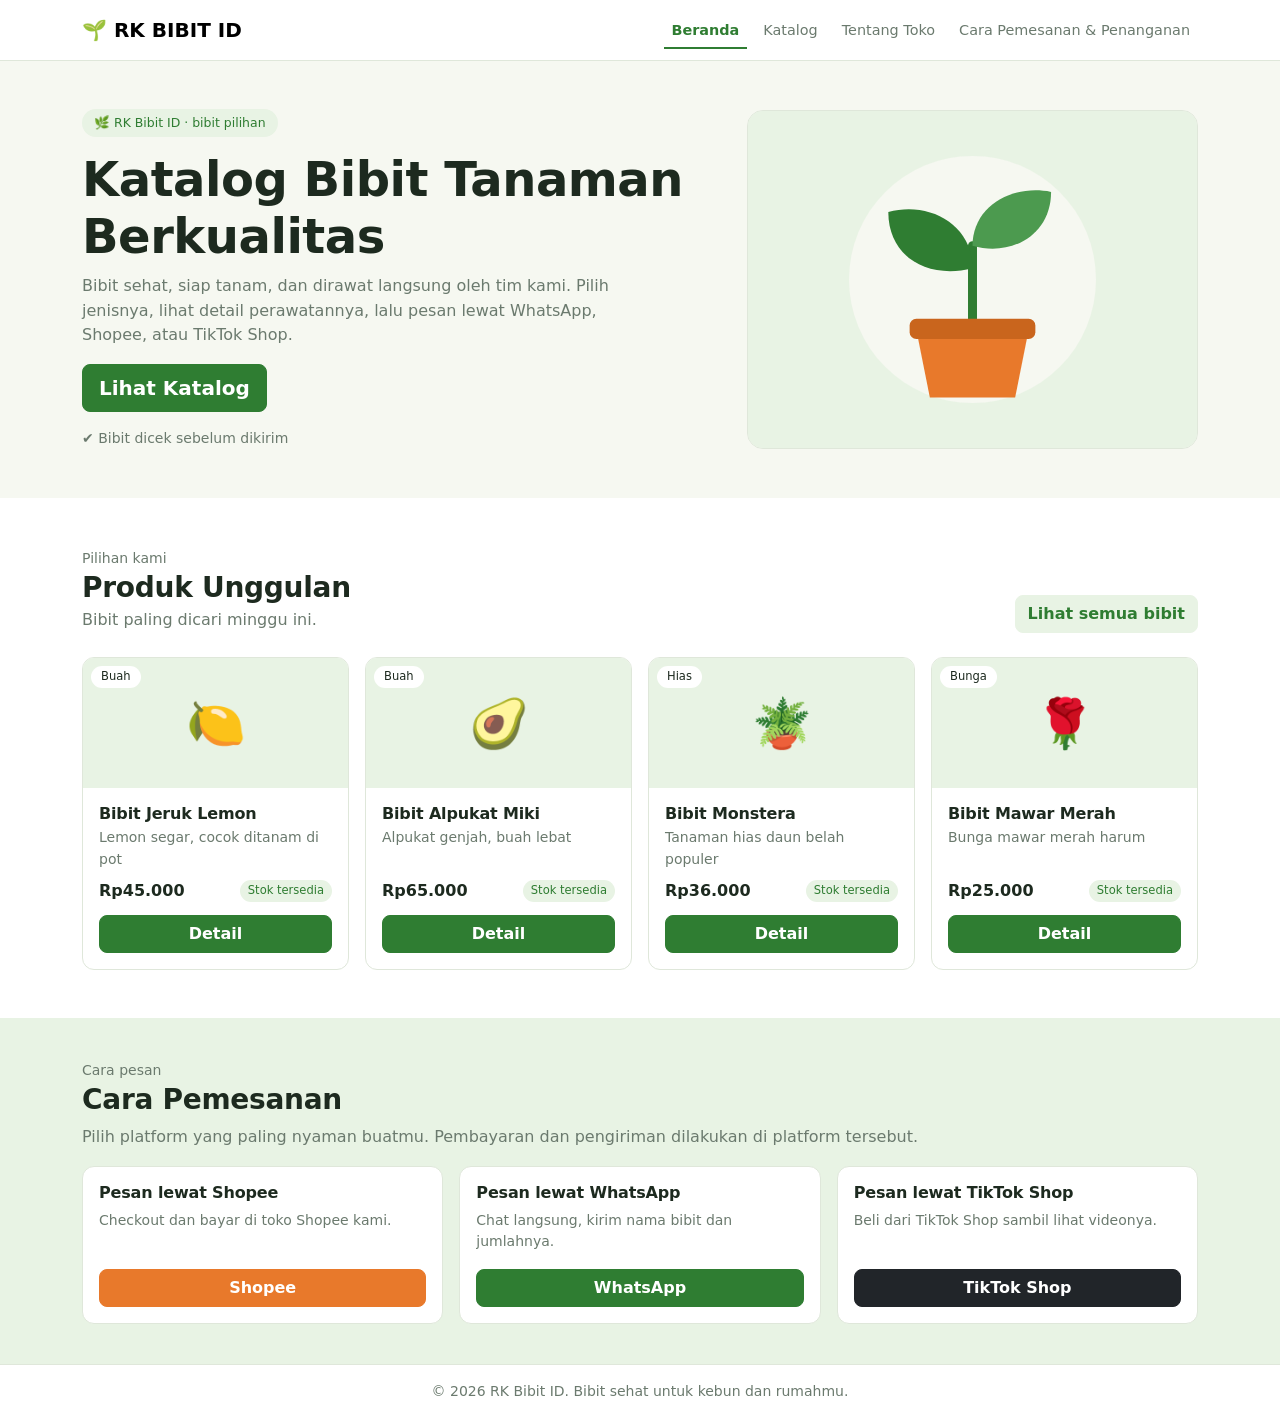
<file: public/index.html>
<!DOCTYPE html>
<html lang="id">
<head>
    <meta charset="UTF-8">
    <meta name="viewport" content="width=device-width, initial-scale=1">
    <title>Beranda — RK Bibit ID</title>
    <meta name="description" content="RK Bibit ID: katalog bibit buah, hias, bunga, dan sayur. Lihat harga dan stok, pesan lewat WhatsApp, Shopee, atau TikTok Shop.">
    <link rel="icon" href="data:image/svg+xml,%3Csvg xmlns=%27http://www.w3.org/2000/svg%27 viewBox=%270 0 100 100%27%3E%3Ctext y=%27.9em%27 font-size=%2790%27%3E🌱%3C/text%3E%3C/svg%3E">
    <link rel="stylesheet" href="assets/vendor/bootstrap/css/bootstrap.min.css">
    <link rel="stylesheet" href="assets/style.css">
    <script src="assets/vendor/bootstrap/js/bootstrap.bundle.min.js" defer></script>
    <script src="assets/js/api.js" defer></script>
    <script src="assets/js/katalog.js" defer></script>
</head>
<body>
    <script src="assets/js/layout.js" data-part="nav"></script>
    
    <section class="hero">
        <div class="container py-5">
            <div class="row align-items-center g-4">
                <div class="col-lg-7">
                    <span class="pill">🌿 RK Bibit ID · bibit pilihan</span>
                    <h1 class="display-5 fw-bold">Katalog Bibit Tanaman Berkualitas</h1>
                    <p class="text-secondary">Bibit sehat, siap tanam, dan dirawat langsung oleh tim kami. Pilih jenisnya, lihat detail perawatannya, lalu pesan lewat WhatsApp, Shopee, atau TikTok Shop.</p>
                    <a class="btn btn-primary btn-lg" href="katalog.html">Lihat Katalog</a>
                    <p class="small text-secondary mt-3 mb-0">✔ Bibit dicek sebelum dikirim</p>
                </div>
                <div class="col-lg-5">
                    <img class="img-fluid rounded-4 border" src="assets/img/hero-bibit.svg" alt="Bibit tanaman di pot">
                </div>
            </div>
        </div>
    </section>
    
    <section class="container py-5">
        <div class="d-flex justify-content-between align-items-end flex-wrap gap-2 mb-4">
            <div>
                <small>Pilihan kami</small>
                <h2 class="h3 fw-bold mb-1">Produk Unggulan</h2>
                <p class="text-secondary mb-0">Bibit paling dicari minggu ini.</p>
            </div>
            <a class="btn btn-soft" href="katalog.html">Lihat semua bibit</a>
        </div>
        <div class="row row-cols-1 row-cols-sm-2 row-cols-lg-4 g-3" id="daftar-produk" data-limit="4">
            <div class="col-12 text-center text-secondary py-5">Memuat bibit…</div>
        </div>
    </section>
    
    <section class="cara" id="cara">
        <div class="container">
            <small>Cara pesan</small>
            <h2 class="h3 fw-bold">Cara Pemesanan</h2>
            <p class="text-secondary">Pilih platform yang paling nyaman buatmu. Pembayaran dan pengiriman dilakukan di platform tersebut.</p>
            <div class="row row-cols-1 row-cols-md-3 g-3">
                <div class="col">
                    <div class="card langkah h-100">
                        <div class="card-body d-flex flex-column">
                            <h3 class="h6 fw-bold">Pesan lewat Shopee</h3>
                            <p class="small text-secondary">Checkout dan bayar di toko Shopee kami.</p>
                            <a class="btn btn-shopee mt-auto" href="https://shopee.co.id/" data-link="shopee" target="_blank" rel="noopener">Shopee</a>
                        </div>
                    </div>
                </div>
                <div class="col">
                    <div class="card langkah h-100">
                        <div class="card-body d-flex flex-column">
                            <h3 class="h6 fw-bold">Pesan lewat WhatsApp</h3>
                            <p class="small text-secondary">Chat langsung, kirim nama bibit dan jumlahnya.</p>
                            <a class="btn btn-primary mt-auto" href="https://wa.me/6281234567890" data-link="wa" target="_blank" rel="noopener">WhatsApp</a>
                        </div>
                    </div>
                </div>
                <div class="col">
                    <div class="card langkah h-100">
                        <div class="card-body d-flex flex-column">
                            <h3 class="h6 fw-bold">Pesan lewat TikTok Shop</h3>
                            <p class="small text-secondary">Beli dari TikTok Shop sambil lihat videonya.</p>
                            <a class="btn btn-dark mt-auto" href="https://www.tiktok.com/" data-link="tiktok" target="_blank" rel="noopener">TikTok Shop</a>
                        </div>
                    </div>
                </div>
            </div>
        </div>
    </section>
    
    <script src="assets/js/layout.js" data-part="foot"></script>
</body>
</html>
</file>
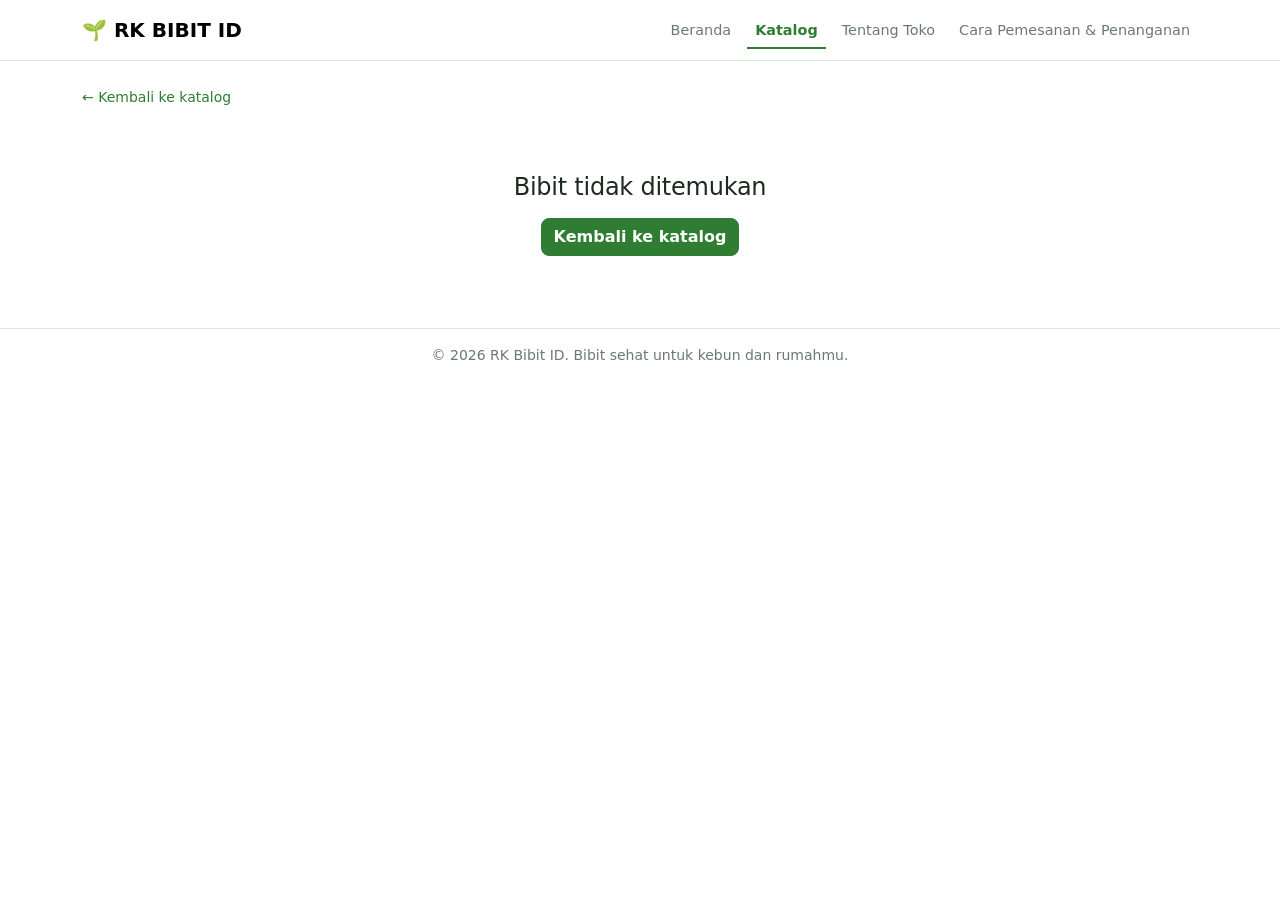
<file: public/detail.html>
<!DOCTYPE html>
<html lang="id">
<head>
    <meta charset="UTF-8">
    <meta name="viewport" content="width=device-width, initial-scale=1">
    <title>Detail Bibit — RK Bibit ID</title>
    <meta name="description" content="RK Bibit ID: katalog bibit buah, hias, bunga, dan sayur. Lihat harga dan stok, pesan lewat WhatsApp, Shopee, atau TikTok Shop.">
    <link rel="icon" href="data:image/svg+xml,%3Csvg xmlns=%27http://www.w3.org/2000/svg%27 viewBox=%270 0 100 100%27%3E%3Ctext y=%27.9em%27 font-size=%2790%27%3E🌱%3C/text%3E%3C/svg%3E">
    <link rel="stylesheet" href="assets/vendor/bootstrap/css/bootstrap.min.css">
    <link rel="stylesheet" href="assets/style.css">
    <script src="assets/vendor/bootstrap/js/bootstrap.bundle.min.js" defer></script>
    <script src="assets/js/api.js" defer></script>
    <script src="assets/js/detail.js" defer></script>
</head>
<body>
    <script src="assets/js/layout.js" data-part="nav"></script>
    
    <section class="container py-4">
        <a class="d-inline-block small mb-3 text-decoration-none" href="katalog.html">← Kembali ke katalog</a>
        
        <div class="row g-4" id="detail">
            <div class="col-12 text-center text-secondary py-5">Memuat data bibit…</div>
        </div>
    </section>
    
    <section class="cara" id="rawat" hidden></section>
    
    <script src="assets/js/layout.js" data-part="foot"></script>
</body>
</html>
</file>
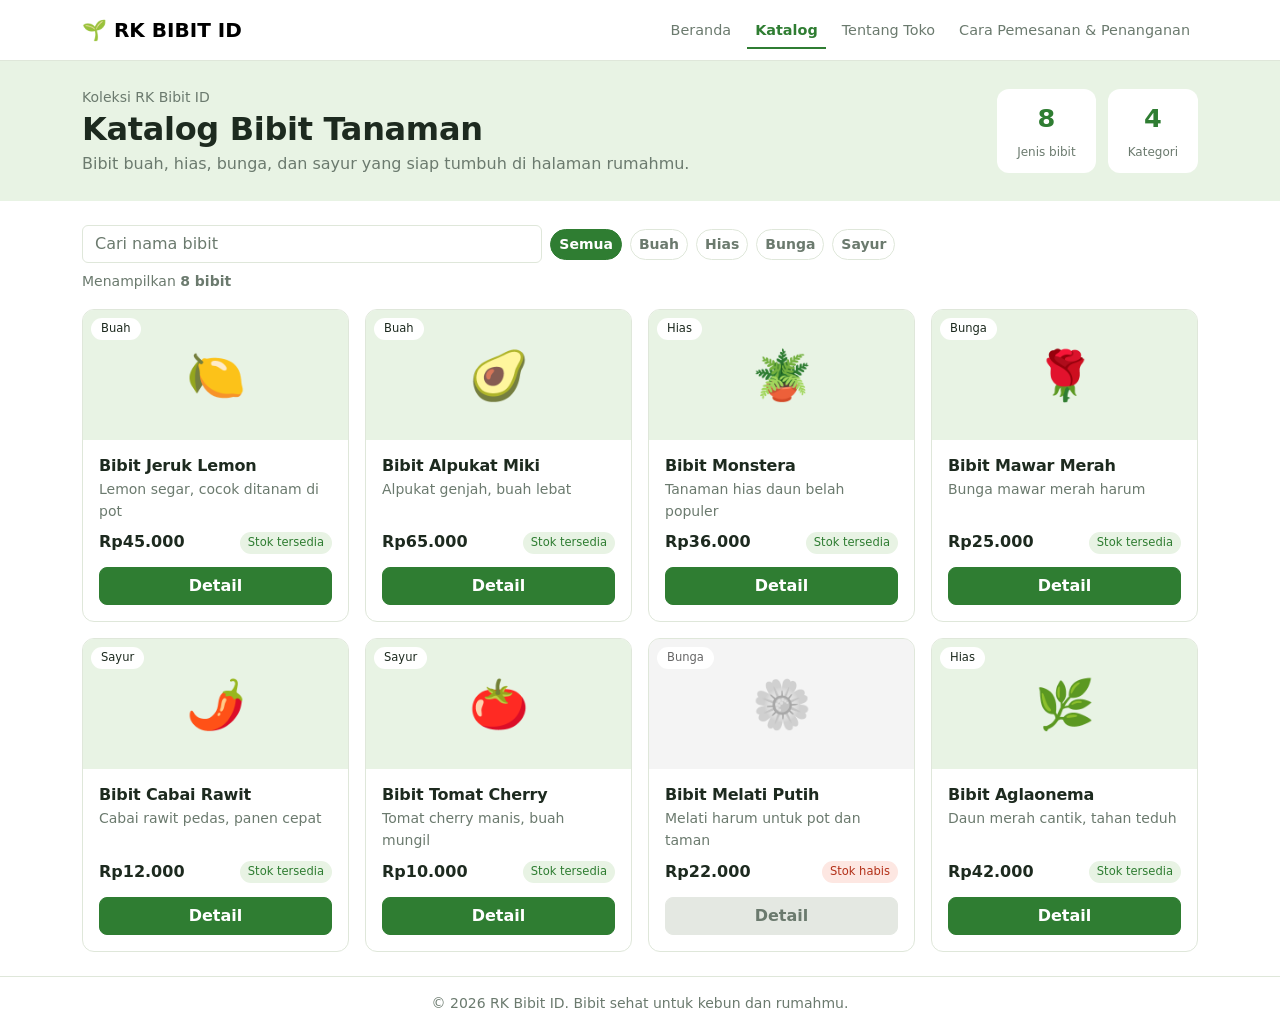
<file: public/katalog.html>
<!DOCTYPE html>
<html lang="id">
<head>
    <meta charset="UTF-8">
    <meta name="viewport" content="width=device-width, initial-scale=1">
    <title>Katalog — RK Bibit ID</title>
    <meta name="description" content="RK Bibit ID: katalog bibit buah, hias, bunga, dan sayur. Lihat harga dan stok, pesan lewat WhatsApp, Shopee, atau TikTok Shop.">
    <link rel="icon" href="data:image/svg+xml,%3Csvg xmlns=%27http://www.w3.org/2000/svg%27 viewBox=%270 0 100 100%27%3E%3Ctext y=%27.9em%27 font-size=%2790%27%3E🌱%3C/text%3E%3C/svg%3E">
    <link rel="stylesheet" href="assets/vendor/bootstrap/css/bootstrap.min.css">
    <link rel="stylesheet" href="assets/style.css">
    <script src="assets/vendor/bootstrap/js/bootstrap.bundle.min.js" defer></script>
    <script src="assets/js/api.js" defer></script>
    <script src="assets/js/katalog.js" defer></script>
</head>
<body>
    <script src="assets/js/layout.js" data-part="nav"></script>
    
    <section class="band">
        <div class="container py-4 d-flex justify-content-between align-items-center flex-wrap gap-3">
            <div>
                <small>Koleksi RK Bibit ID</small>
                <h1 class="h2 fw-bold mb-1">Katalog Bibit Tanaman</h1>
                <p class="text-secondary mb-0">Bibit buah, hias, bunga, dan sayur yang siap tumbuh di halaman rumahmu.</p>
            </div>
            <div class="stat">
                <div>
                    <b id="stat-jenis">0</b>
                    <span>Jenis bibit</span>
                </div>
                <div>
                    <b id="stat-kat">0</b>
                    <span>Kategori</span>
                </div>
            </div>
        </div>
    </section>
    
    <section class="container py-4">
        <div class="row g-2 align-items-center mb-2">
            <div class="col-lg-5">
                <input type="search" class="form-control" id="cari" placeholder="Cari nama bibit" aria-label="Cari bibit">
            </div>
            <div class="col-lg-7">
                <div id="kategori-chip" class="d-flex flex-wrap gap-2"></div>
            </div>
        </div>
        
        <p class="small text-secondary" id="jumlah"></p>
        
        <div class="row row-cols-1 row-cols-sm-2 row-cols-lg-4 g-3" id="daftar-produk">
            <div class="col-12 text-center text-secondary py-5">Memuat bibit…</div>
        </div>
    </section>
    
    <script src="assets/js/layout.js" data-part="foot"></script>
</body>
</html>
</file>
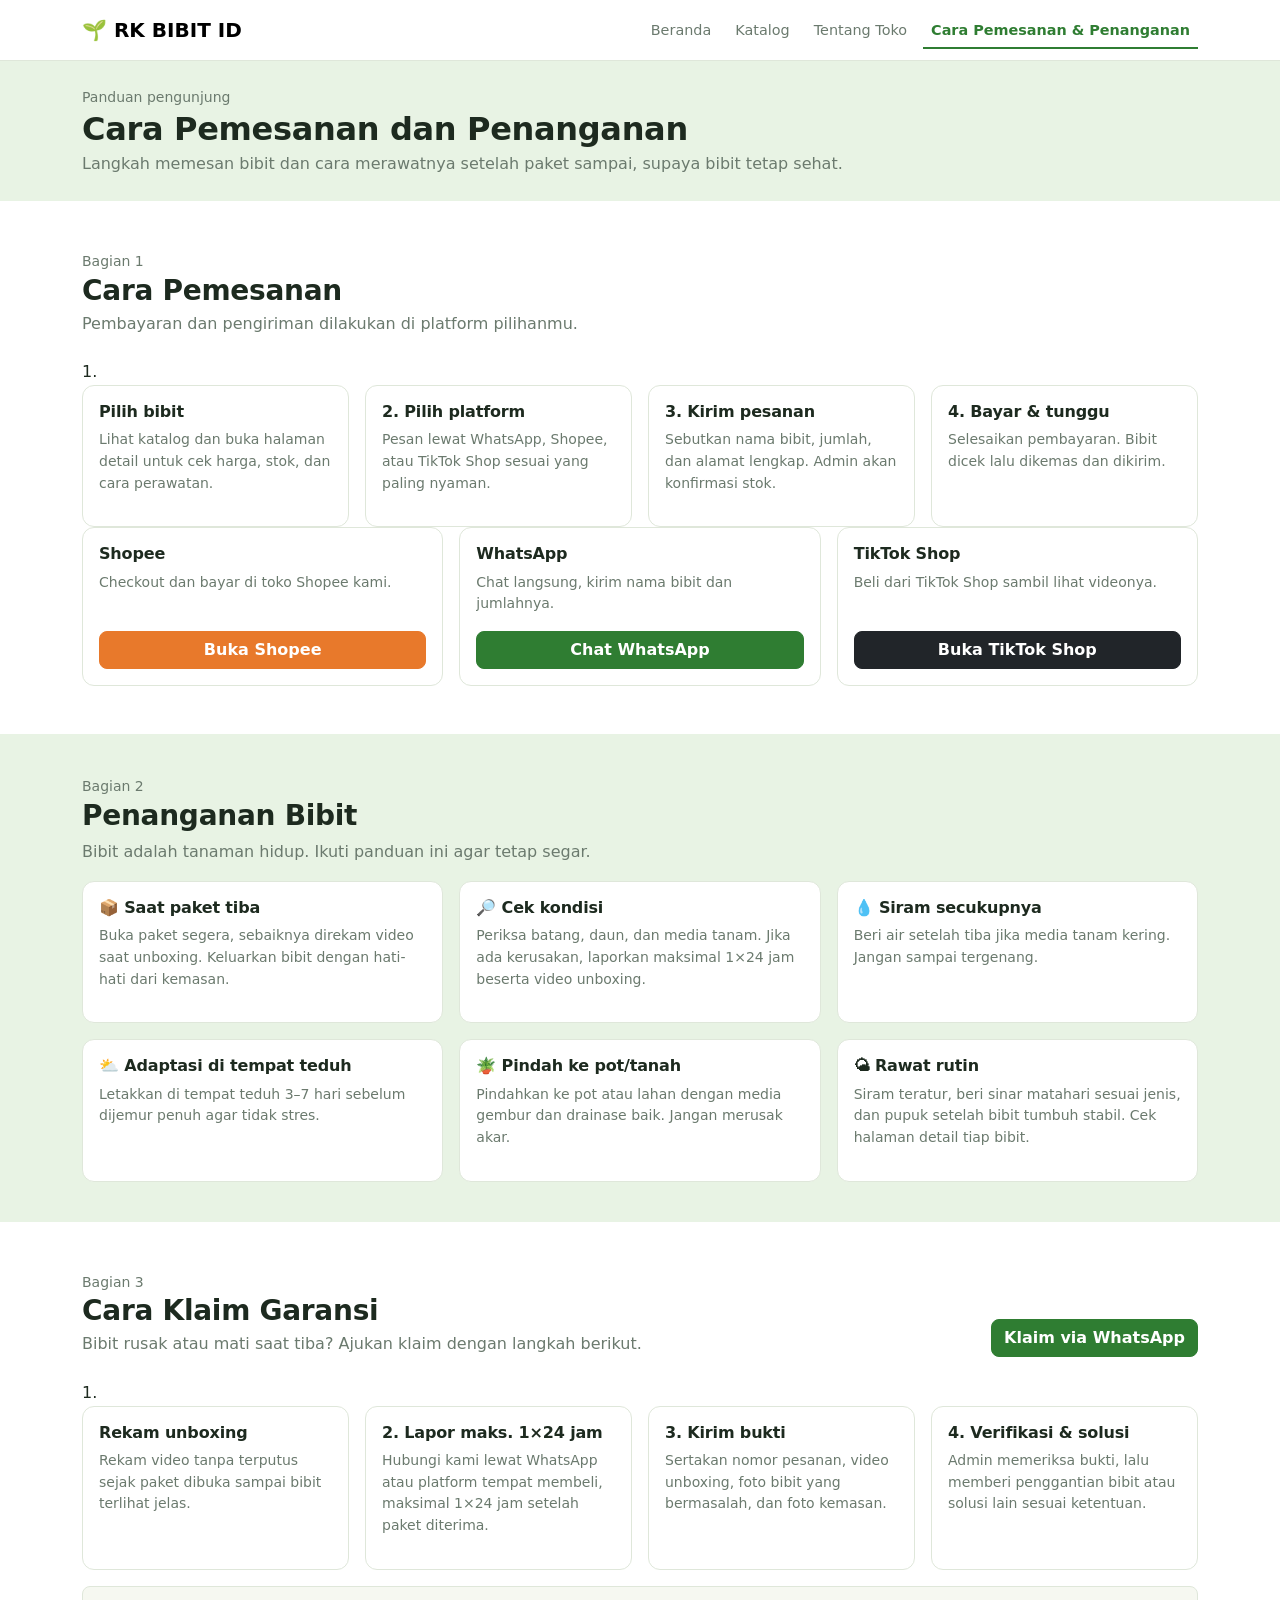
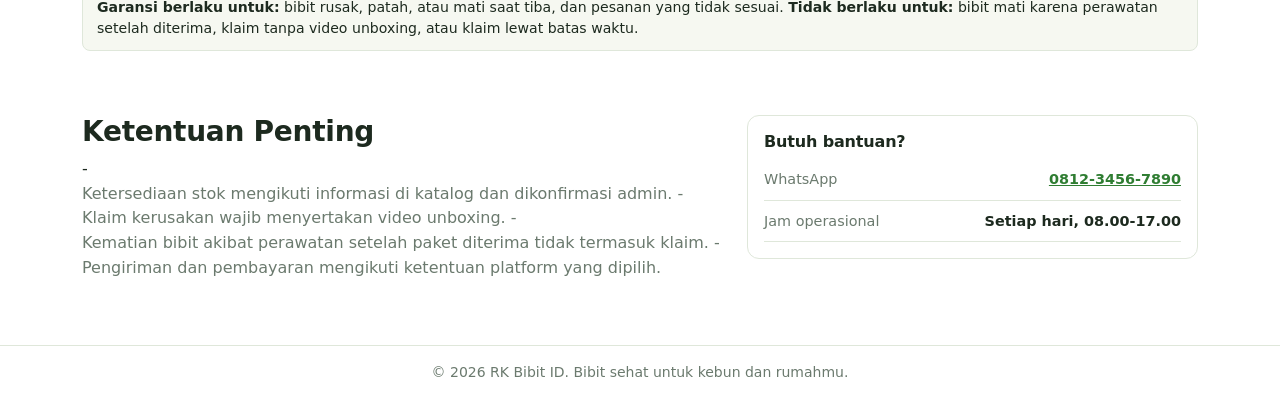
<file: public/pemesanan.html>
<!DOCTYPE html>
<html lang="id">
<head>
    <meta charset="UTF-8">
    <meta name="viewport" content="width=device-width, initial-scale=1">
    <title>Cara Pemesanan dan Penanganan — RK Bibit ID</title>
    <meta name="description" content="RK Bibit ID: katalog bibit buah, hias, bunga, dan sayur. Lihat harga dan stok, pesan lewat WhatsApp, Shopee, atau TikTok Shop.">
    <link rel="icon" href="data:image/svg+xml,%3Csvg xmlns=%27http://www.w3.org/2000/svg%27 viewBox=%270 0 100 100%27%3E%3Ctext y=%27.9em%27 font-size=%2790%27%3E🌱%3C/text%3E%3C/svg%3E">
    <link rel="stylesheet" href="assets/vendor/bootstrap/css/bootstrap.min.css">
    <link rel="stylesheet" href="assets/style.css">
    <script src="assets/vendor/bootstrap/js/bootstrap.bundle.min.js" defer></script>
    <script src="assets/js/api.js" defer></script>
</head>
<body>
    <script src="assets/js/layout.js" data-part="nav"></script>

    <section class="band">
        <div class="container py-4 d-flex justify-content-between align-items-center flex-wrap gap-3">
            <div>
                <small>Panduan pengunjung</small>
                <h1 class="h2 fw-bold mb-1">Cara Pemesanan dan Penanganan</h1>
                <p class="text-secondary mb-0">Langkah memesan bibit dan cara merawatnya setelah paket sampai, supaya bibit tetap sehat.</p>
            </div>
        </div>
    </section>

    <section class="container py-5">
        <div class="d-flex justify-content-between align-items-end flex-wrap gap-2 mb-4">
            <div>
                <small>Bagian 1</small>
                <h2 class="h3 fw-bold mb-1">Cara Pemesanan</h2>
                <p class="text-secondary mb-0">Pembayaran dan pengiriman dilakukan di platform pilihanmu.</p>
            </div>
        </div>
        1. <div class="row row-cols-1 row-cols-sm-2 row-cols-lg-4 g-3">
            <div class="col">
                <div class="card langkah h-100">
                    <div class="card-body d-flex flex-column">
                        <h3 class="h6 fw-bold">Pilih bibit</h3>
                        <p class="small text-secondary">Lihat katalog dan buka halaman detail untuk cek harga, stok, dan cara perawatan.</p>
                    </div>
                </div>
            </div>
            <div class="col">
                <div class="card langkah h-100">
                    <div class="card-body d-flex flex-column">
                        <h3 class="h6 fw-bold">2. Pilih platform</h3>
                        <p class="small text-secondary">Pesan lewat WhatsApp, Shopee, atau TikTok Shop sesuai yang paling nyaman.</p>
                    </div>
                </div>
            </div>
            <div class="col">
                <div class="card langkah h-100">
                    <div class="card-body d-flex flex-column">
                        <h3 class="h6 fw-bold">3. Kirim pesanan</h3>
                        <p class="small text-secondary">Sebutkan nama bibit, jumlah, dan alamat lengkap. Admin akan konfirmasi stok.</p>
                    </div>
                </div>
            </div>
            <div class="col">
                <div class="card langkah h-100">
                    <div class="card-body d-flex flex-column">
                        <h3 class="h6 fw-bold">4. Bayar &amp; tunggu</h3>
                        <p class="small text-secondary">Selesaikan pembayaran. Bibit dicek lalu dikemas dan dikirim.</p>
                    </div>
                </div>
            </div>
        </div>
        
        <div class="row row-cols-1 row-cols-md-3 g-3">
            <div class="col">
                <div class="card langkah h-100">
                    <div class="card-body d-flex flex-column">
                        <h3 class="h6 fw-bold">Shopee</h3>
                        <p class="small text-secondary">Checkout dan bayar di toko Shopee kami.</p>
                        <a class="btn btn-shopee mt-auto" href="https://shopee.co.id/" data-link="shopee" target="_blank" rel="noopener">Buka Shopee</a>
                    </div>
                </div>
            </div>
            <div class="col">
                <div class="card langkah h-100">
                    <div class="card-body d-flex flex-column">
                        <h3 class="h6 fw-bold">WhatsApp</h3>
                        <p class="small text-secondary">Chat langsung, kirim nama bibit dan jumlahnya.</p>
                        <a class="btn btn-primary mt-auto" href="https://wa.me/6281234567890" data-link="wa" target="_blank" rel="noopener">Chat WhatsApp</a>
                    </div>
                </div>
            </div>
            <div class="col">
                <div class="card langkah h-100">
                    <div class="card-body d-flex flex-column">
                        <h3 class="h6 fw-bold">TikTok Shop</h3>
                        <p class="small text-secondary">Beli dari TikTok Shop sambil lihat videonya.</p>
                        <a class="btn btn-dark mt-auto" href="https://www.tiktok.com/" data-link="tiktok" target="_blank" rel="noopener">Buka TikTok Shop</a>
                    </div>
                </div>
            </div>
        </div>
    </section>

    <section class="cara">
        <div class="container">
            <small>Bagian 2</small>
            <h2 class="h3 fw-bold">Penanganan Bibit</h2>
            <p class="text-secondary">Bibit adalah tanaman hidup. Ikuti panduan ini agar tetap segar.</p>
            <div class="row row-cols-1 row-cols-md-3 g-3">
                <div class="col">
                    <div class="card langkah h-100">
                        <div class="card-body d-flex flex-column">
                            <h3 class="h6 fw-bold">📦 Saat paket tiba</h3>
                            <p class="small text-secondary">Buka paket segera, sebaiknya direkam video saat unboxing. Keluarkan bibit dengan hati-hati dari kemasan.</p>
                        </div>
                    </div>
                </div>
                <div class="col">
                    <div class="card langkah h-100">
                        <div class="card-body d-flex flex-column">
                            <h3 class="h6 fw-bold">🔎 Cek kondisi</h3>
                            <p class="small text-secondary">Periksa batang, daun, dan media tanam. Jika ada kerusakan, laporkan maksimal 1×24 jam beserta video unboxing.</p>
                        </div>
                    </div>
                </div>
                <div class="col">
                    <div class="card langkah h-100">
                        <div class="card-body d-flex flex-column">
                            <h3 class="h6 fw-bold">💧 Siram secukupnya</h3>
                            <p class="small text-secondary">Beri air setelah tiba jika media tanam kering. Jangan sampai tergenang.</p>
                        </div>
                    </div>
                </div>
                <div class="col">
                    <div class="card langkah h-100">
                        <div class="card-body d-flex flex-column">
                            <h3 class="h6 fw-bold">⛅ Adaptasi di tempat teduh</h3>
                            <p class="small text-secondary">Letakkan di tempat teduh 3–7 hari sebelum dijemur penuh agar tidak stres.</p>
                        </div>
                    </div>
                </div>
                <div class="col">
                    <div class="card langkah h-100">
                        <div class="card-body d-flex flex-column">
                            <h3 class="h6 fw-bold">🪴 Pindah ke pot/tanah</h3>
                            <p class="small text-secondary">Pindahkan ke pot atau lahan dengan media gembur dan drainase baik. Jangan merusak akar.</p>
                        </div>
                    </div>
                </div>
                <div class="col">
                    <div class="card langkah h-100">
                        <div class="card-body d-flex flex-column">
                            <h3 class="h6 fw-bold">🌤 Rawat rutin</h3>
                            <p class="small text-secondary">Siram teratur, beri sinar matahari sesuai jenis, dan pupuk setelah bibit tumbuh stabil. Cek halaman detail tiap bibit.</p>
                        </div>
                    </div>
                </div>
            </div>
        </div>
    </section>

    <section class="container py-5" id="garansi">
        <div class="d-flex justify-content-between align-items-end flex-wrap gap-2 mb-4">
            <div>
                <small>Bagian 3</small>
                <h2 class="h3 fw-bold mb-1">Cara Klaim Garansi</h2>
                <p class="text-secondary mb-0">Bibit rusak atau mati saat tiba? Ajukan klaim dengan langkah berikut.</p>
            </div>
            <a class="btn btn-primary" href="https://wa.me/6281234567890" data-link="wa" data-pesan="Halo RK Bibit ID, saya ingin klaim garansi" target="_blank" rel="noopener">Klaim via WhatsApp</a>
        </div>
        1. <div class="row row-cols-1 row-cols-sm-2 row-cols-lg-4 g-3">
            <div class="col">
                <div class="card langkah h-100">
                    <div class="card-body d-flex flex-column">
                        <h3 class="h6 fw-bold">Rekam unboxing</h3>
                        <p class="small text-secondary">Rekam video tanpa terputus sejak paket dibuka sampai bibit terlihat jelas.</p>
                    </div>
                </div>
            </div>
            <div class="col">
                <div class="card langkah h-100">
                    <div class="card-body d-flex flex-column">
                        <h3 class="h6 fw-bold">2. Lapor maks. 1×24 jam</h3>
                        <p class="small text-secondary">Hubungi kami lewat WhatsApp atau platform tempat membeli, maksimal 1×24 jam setelah paket diterima.</p>
                    </div>
                </div>
            </div>
            <div class="col">
                <div class="card langkah h-100">
                    <div class="card-body d-flex flex-column">
                        <h3 class="h6 fw-bold">3. Kirim bukti</h3>
                        <p class="small text-secondary">Sertakan nomor pesanan, video unboxing, foto bibit yang bermasalah, dan foto kemasan.</p>
                    </div>
                </div>
            </div>
            <div class="col">
                <div class="card langkah h-100">
                    <div class="card-body d-flex flex-column">
                        <h3 class="h6 fw-bold">4. Verifikasi &amp; solusi</h3>
                        <p class="small text-secondary">Admin memeriksa bukti, lalu memberi penggantian bibit atau solusi lain sesuai ketentuan.</p>
                    </div>
                </div>
            </div>
        </div>
        <p class="catatan mt-3"><strong>Garansi berlaku untuk:</strong> bibit rusak, patah, atau mati saat tiba, dan pesanan yang tidak sesuai. <strong>Tidak berlaku untuk:</strong> bibit mati karena perawatan setelah diterima, klaim tanpa video unboxing, atau klaim lewat batas waktu.</p>
    </section>

    <section class="container pb-5">
        <div class="row g-4">
            <div class="col-lg-7">
                <h2 class="h3 fw-bold">Ketentuan Penting</h2>
                - <p class="text-secondary">Ketersediaan stok mengikuti informasi di katalog dan dikonfirmasi admin.
                - <br>Klaim kerusakan wajib menyertakan video unboxing.
                - <br>Kematian bibit akibat perawatan setelah paket diterima tidak termasuk klaim.
                - <br>Pengiriman dan pembayaran mengikuti ketentuan platform yang dipilih.
                </p>
            </div>
            <div class="col-lg-5">
                <div class="rawat card p-3">
                    <h3 class="h6 fw-bold">Butuh bantuan?</h3>
                    <dl>
                        <div>
                            <dt>WhatsApp</dt>
                            <dd><a href="https://wa.me/6281234567890" data-link="wa" data-toko="wa_fmt">0812-3456-7890</a></dd>
                        </div>
                        <div>
                            <dt>Jam operasional</dt>
                            <dd data-toko="jam">Setiap hari, 08.00-17.00</dd>
                        </div>
                    </dl>
                </div>
            </div>
        </div>
    </section>

    <script src="assets/js/layout.js" data-part="foot"></script>
</body>
</html>
</file>
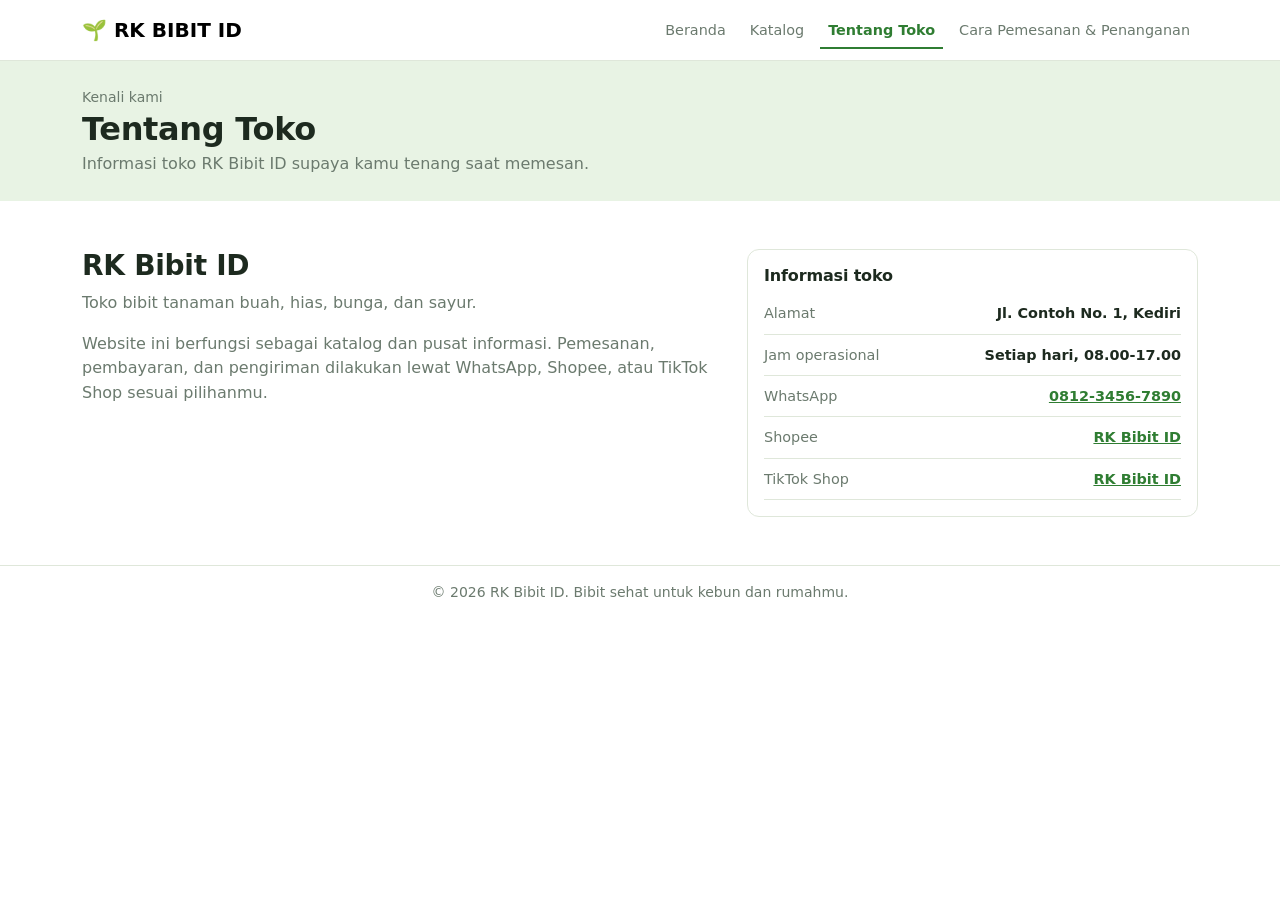
<file: public/tentang.html>
<!DOCTYPE html>
<html lang="id">
<head>
    <meta charset="UTF-8">
    <meta name="viewport" content="width=device-width, initial-scale=1">
    <title>Tentang Toko — RK Bibit ID</title>
    <meta name="description" content="RK Bibit ID: katalog bibit buah, hias, bunga, dan sayur. Lihat harga dan stok, pesan lewat WhatsApp, Shopee, atau TikTok Shop.">
    <link rel="icon" href="data:image/svg+xml,%3Csvg xmlns=%27http://www.w3.org/2000/svg%27 viewBox=%270 0 100 100%27%3E%3Ctext y=%27.9em%27 font-size=%2790%27%3E🌱%3C/text%3E%3C/svg%3E">
    <link rel="stylesheet" href="assets/vendor/bootstrap/css/bootstrap.min.css">
    <link rel="stylesheet" href="assets/style.css">
    <script src="assets/vendor/bootstrap/js/bootstrap.bundle.min.js" defer></script>
    <script src="assets/js/api.js" defer></script>
</head>
<body>
    <script src="assets/js/layout.js" data-part="nav"></script>
    
    <section class="band">
        <div class="container py-4 d-flex justify-content-between align-items-center flex-wrap gap-3">
            <div>
                <small>Kenali kami</small>
                <h1 class="h2 fw-bold mb-1">Tentang Toko</h1>
                <p class="text-secondary mb-0">Informasi toko RK Bibit ID supaya kamu tenang saat memesan.</p>
            </div>
        </div>
    </section>
    
    <section class="container py-5">
        <div class="row g-4">
            <div class="col-lg-7">
                <h2 class="h3 fw-bold" data-toko="nama_toko">RK Bibit ID</h2>
                <p class="text-secondary" data-toko="deskripsi_toko">Toko bibit tanaman. Semua bibit dicek sebelum dikirim agar sampai dalam kondisi sehat.</p>
                <p class="text-secondary">Website ini berfungsi sebagai katalog dan pusat informasi. Pemesanan, pembayaran, dan pengiriman dilakukan lewat WhatsApp, Shopee, atau TikTok Shop sesuai pilihanmu.</p>
            </div>
            
            <div class="col-lg-5">
                <div class="rawat card p-3">
                    <h3 class="h6 fw-bold">Informasi toko</h3>
                    <dl>
                        <div>
                            <dt>Alamat</dt>
                            <dd data-toko="alamat">Jl. Contoh No. 1, Kediri</dd>
                        </div>
                        <div>
                            <dt>Jam operasional</dt>
                            <dd data-toko="jam">Setiap hari, 08.00-17.00</dd>
                        </div>
                        <div>
                            <dt>WhatsApp</dt>
                            <dd><a href="https://wa.me/6281234567890" data-link="wa" data-toko="wa_fmt">0812-3456-7890</a></dd>
                        </div>
                        <div>
                            <dt>Shopee</dt>
                            <dd><a href="https://shopee.co.id/" data-link="shopee">RK Bibit ID</a></dd>
                        </div>
                        <div>
                            <dt>TikTok Shop</dt>
                            <dd><a href="https://www.tiktok.com/" data-link="tiktok">RK Bibit ID</a></dd>
                        </div>
                    </dl>
                </div>
            </div>
        </div>
    </section>
    
    <script src="assets/js/layout.js" data-part="foot"></script>
</body>
</html>
</file>
<file: public/assets/style.css>
/* Tema RK Bibit ID di atas Bootstrap 5.3 */
:root {
    --hijau: #2f7d32;
    --hijau-t: #256428;
    --muda: #e8f3e4;
    --krem: #f6f8f1;
    --or: #e8792b;
    --gelap: #22272b;
    --abu: #6b7a6e;
    --garis: #dfe7da;
    --bs-body-font-family: "Segoe UI", system-ui, Arial, sans-serif;
    --bs-body-color: #1d2a1f;
    --bs-border-color: #dfe7da;
    --bs-link-color: #2f7d32;
    --bs-link-color-rgb: 47, 125, 50;
    --bs-link-hover-color: #256428;
    --bs-secondary-rgb: 107, 122, 110;
    --bs-secondary-color: #6b7a6e;
}

body {
    line-height: 1.55;
}

h1, h2, h3 {
    letter-spacing: -.01em;
}

small {
    color: var(--abu);
}

.btn {
    --bs-btn-font-weight: 600;
    --bs-btn-border-radius: .5rem;
}

.btn-primary {
    --bs-btn-bg: var(--hijau);
    --bs-btn-border-color: var(--hijau);
    --bs-btn-hover-bg: var(--hijau-t);
    --bs-btn-hover-border-color: var(--hijau-t);
    --bs-btn-active-bg: var(--hijau-t);
    --bs-btn-active-border-color: var(--hijau-t);
    --bs-btn-focus-shadow-rgb: 47, 125, 50;
}

.btn-shopee {
    --bs-btn-color: #fff;
    --bs-btn-bg: var(--or);
    --bs-btn-border-color: var(--or);
    --bs-btn-hover-color: #fff;
    --bs-btn-hover-bg: #c9651d;
    --bs-btn-hover-border-color: #c9651d;
    --bs-btn-active-color: #fff;
    --bs-btn-active-bg: #c9651d;
}

.btn-soft {
    --bs-btn-color: var(--hijau);
    --bs-btn-bg: var(--muda);
    --bs-btn-border-color: var(--muda);
    --bs-btn-hover-color: var(--hijau);
    --bs-btn-hover-bg: #d8ebd2;
    --bs-btn-hover-border-color: #d8ebd2;
    --bs-btn-active-color: var(--hijau);
    --bs-btn-active-bg: #d8ebd2;
}

.btn-del {
    --bs-btn-color: #b3321a;
    --bs-btn-bg: #fde7e2;
    --bs-btn-border-color: #fde7e2;
    --bs-btn-hover-color: #b3321a;
    --bs-btn-hover-bg: #f7d0c7;
    --bs-btn-hover-border-color: #f7d0c7;
    --bs-btn-active-color: #b3321a;
    --bs-btn-active-bg: #f7d0c7;
}

.btn-off {
    --bs-btn-color: var(--abu);
    --bs-btn-bg: #e4e8e2;
    --bs-btn-border-color: #e4e8e2;
    --bs-btn-hover-color: var(--abu);
    --bs-btn-hover-bg: #e4e8e2;
    --bs-btn-hover-border-color: #e4e8e2;
    --bs-btn-disabled-opacity: 1;
    --bs-btn-disabled-color: var(--abu);
    --bs-btn-disabled-bg: #e4e8e2;
    --bs-btn-disabled-border-color: #e4e8e2;
}

.btn-outline-secondary {
    --bs-btn-color: var(--abu);
    --bs-btn-border-color: var(--garis);
    --bs-btn-hover-bg: var(--muda);
    --bs-btn-hover-color: var(--hijau);
    --bs-btn-hover-border-color: var(--garis);
}

.form-control:focus, .form-select:focus {
    border-color: var(--hijau);
    box-shadow: 0 0 0 .25rem rgba(47, 125, 50, .18);
}

.navbar {
    --bs-navbar-padding-y: .6rem;
}

.navbar-brand {
    font-weight: 700;
}

.navbar .nav-link {
    color: var(--abu);
    font-size: .9rem;
}

.navbar .nav-link.active {
    color: var(--hijau);
    font-weight: 600;
    box-shadow: inset 0 -2px 0 var(--hijau);
}

.pill-admin {
    background: var(--gelap);
    color: #fff;
    font-size: .68rem;
    padding: 2px 8px;
    border-radius: 99px;
    margin-left: 6px;
    vertical-align: middle;
}

.hero {
    background: var(--krem);
}

.hero p {
    max-width: 52ch;
}

.pill {
    display: inline-block;
    background: var(--muda);
    color: var(--hijau);
    font-size: .78rem;
    padding: 4px 12px;
    border-radius: 99px;
    margin-bottom: 14px;
}

.band, .cara {
    background: var(--muda);
}

.cara {
    padding: 2.5rem 0;
}

.kartu {
    border-color: var(--garis);
    border-radius: 12px;
    overflow: hidden;
}

.kartu.habis .foto {
    filter: grayscale(1);
    opacity: .7;
}

.foto {
    height: 130px;
    background: var(--muda);
    position: relative;
    display: grid;
    place-items: center;
}

.foto .em {
    font-size: 3rem;
}

.foto.besar {
    height: 340px;
    border-radius: 14px;
}

.foto.besar .em {
    font-size: 7rem;
}

.foto img {
    position: absolute;
    inset: 0;
    width: 100%;
    height: 100%;
    object-fit: cover;
}

.foto.besar img {
    border-radius: 14px;
}

.tag {
    position: absolute;
    top: 8px;
    left: 8px;
    background: #fff;
    font-size: .72rem;
    padding: 2px 10px;
    border-radius: 99px;
}

.stok {
    font-size: .72rem;
    background: var(--muda);
    color: var(--hijau);
    padding: 2px 8px;
    border-radius: 99px;
}

.stok.x {
    background: #fde7e2;
    color: #b3321a;
}

.stat {
    display: flex;
    gap: 12px;
}

.stat div {
    background: #fff;
    border-radius: 12px;
    padding: 10px 20px;
    text-align: center;
}

.stat b {
    display: block;
    font-size: 1.6rem;
    color: var(--hijau);
}

.stat span {
    font-size: .75rem;
    color: var(--abu);
}

.stat-l div {
    border: 1px solid var(--garis);
}

.langkah {
    border-color: var(--garis);
    border-radius: 12px;
}

.rawat {
    border-color: var(--garis);
    border-radius: 12px;
}

.rawat dl {
    margin: 0;
}

.rinci {
    margin: 0 0 18px;
    border-top: 1px solid var(--garis);
}

.rinci div, .rawat dl div {
    display: flex;
    justify-content: space-between;
    gap: 12px;
    padding: 9px 0;
    border-bottom: 1px solid var(--garis);
    font-size: .9rem;
}

dt {
    color: var(--abu);
    font-weight: 400;
}

dd {
    margin: 0;
    font-weight: 600;
    text-align: right;
}

.harga {
    font-size: 1.8rem;
    font-weight: 700;
    color: var(--hijau);
    margin: 10px 0;
}

.harga span {
    font-size: .85rem;
    color: var(--abu);
    font-weight: 400;
}

.catatan {
    background: var(--krem);
    border: 1px solid var(--garis);
    padding: 10px 14px;
    border-radius: 8px;
    font-size: .88rem;
}

.tabel-wrap {
    border: 1px solid var(--garis);
    border-radius: 12px;
}

.aksi {
    white-space: nowrap;
}

.form-admin {
    max-width: 620px;
}

.login-wrap {
    min-height: 100vh;
    display: grid;
    place-items: center;
    background: var(--krem);
    padding: 20px;
}

.login-box {
    width: 100%;
    max-width: 380px;
    border-color: var(--garis);
    border-radius: 14px;
}

@media(max-width: 991px) {
    .foto.besar {
        height: 240px;
    }
}
</file>
